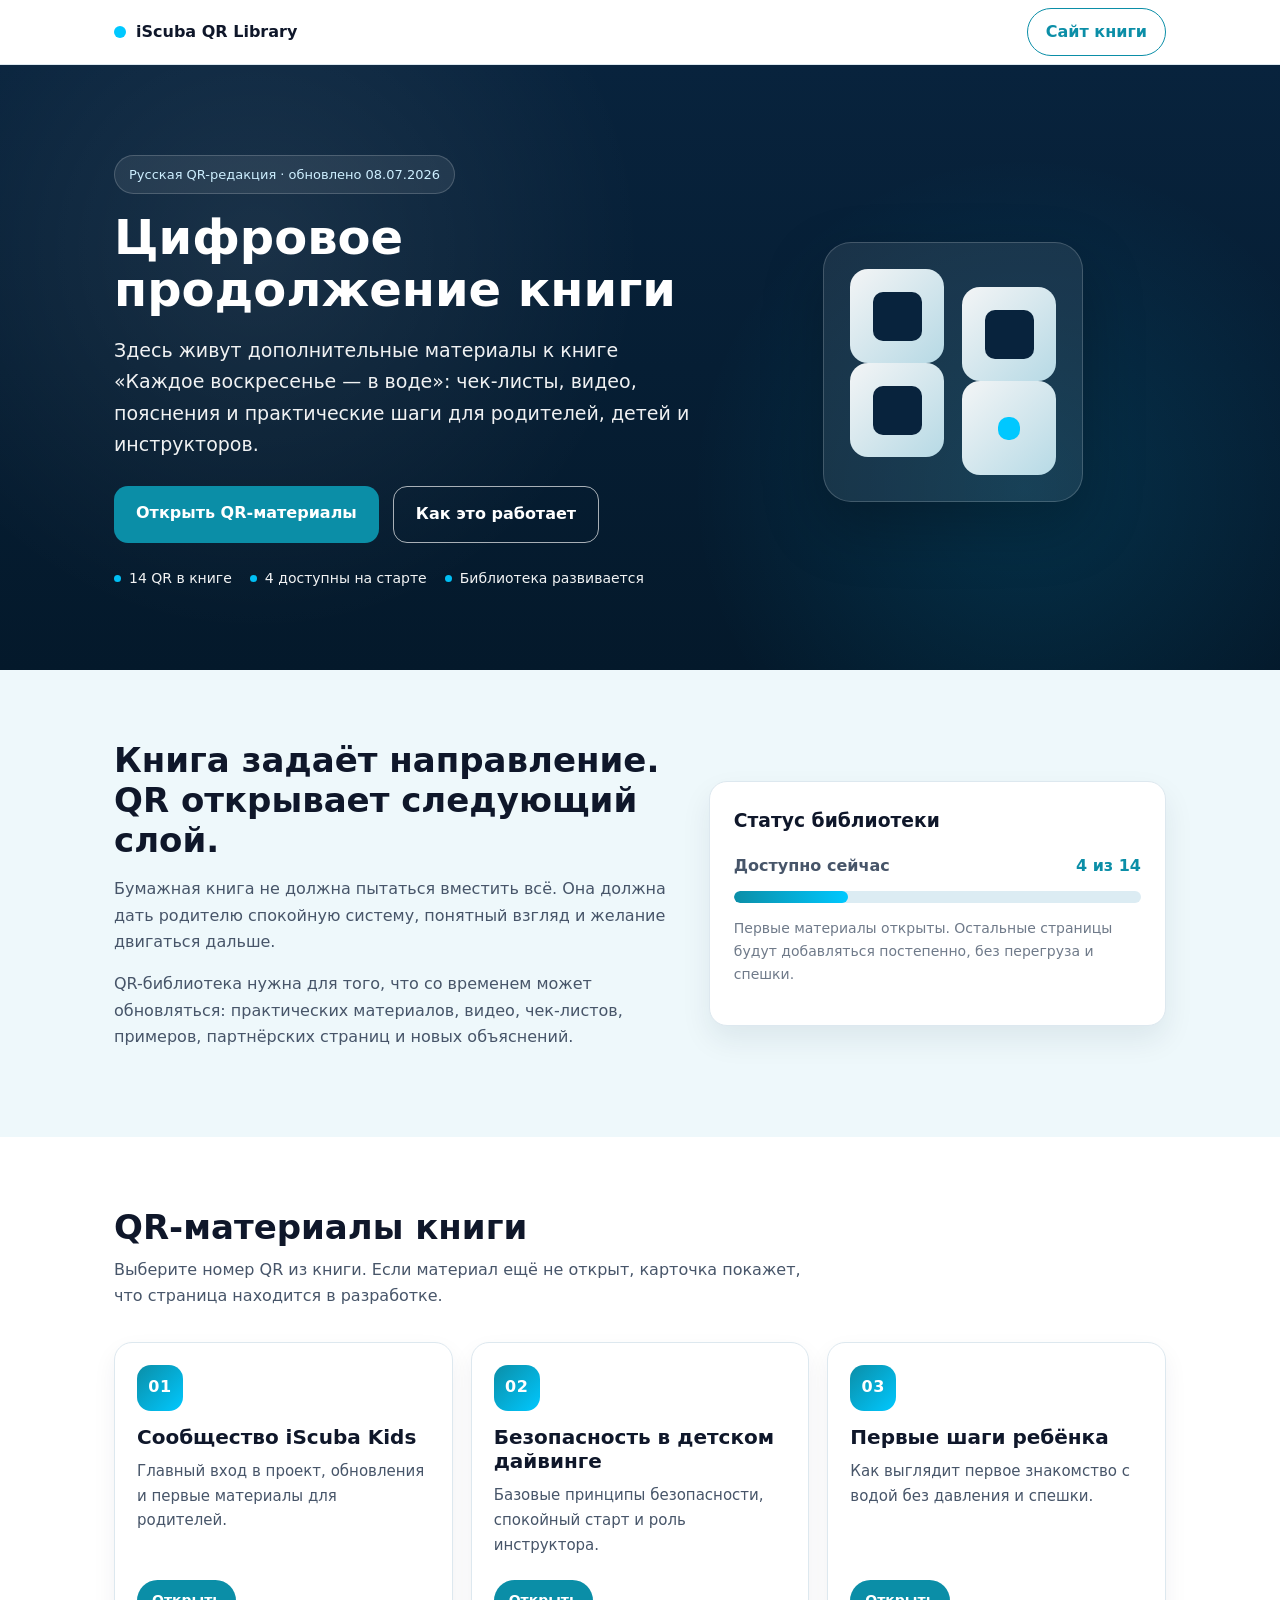
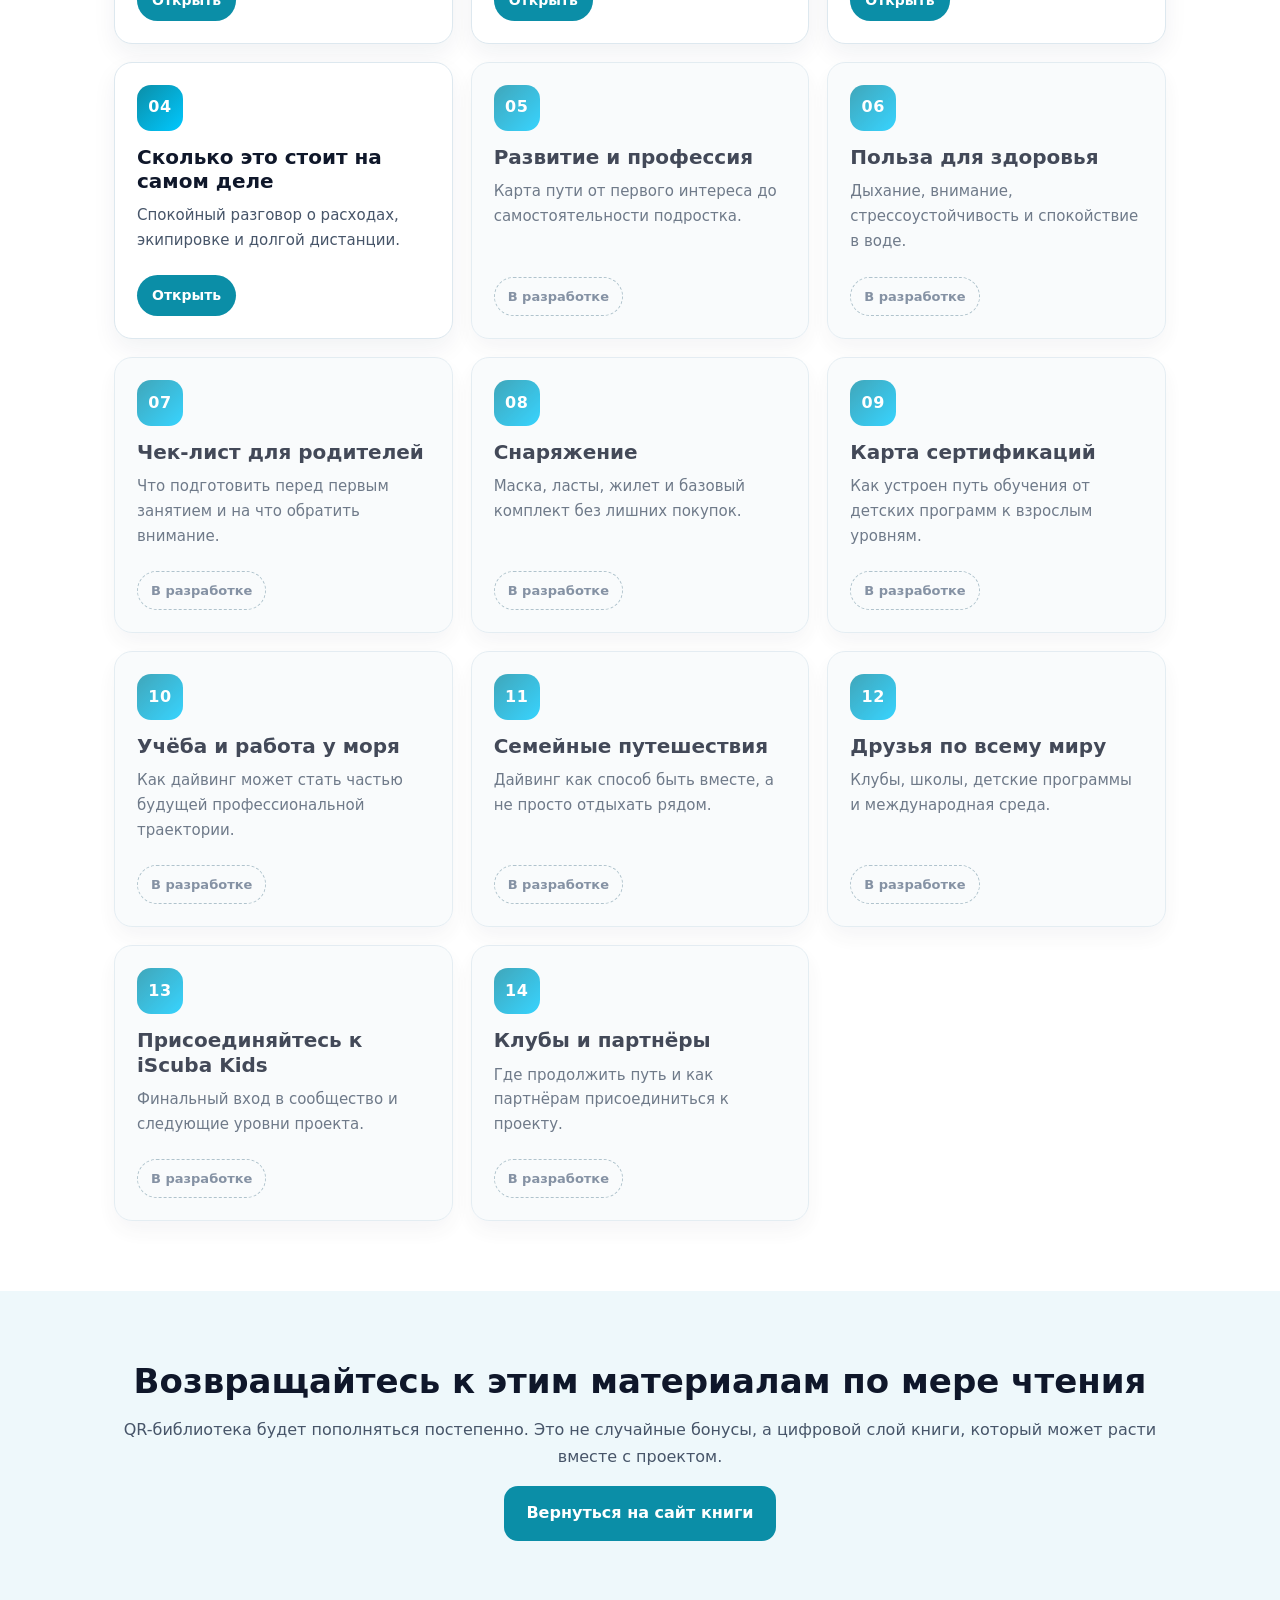
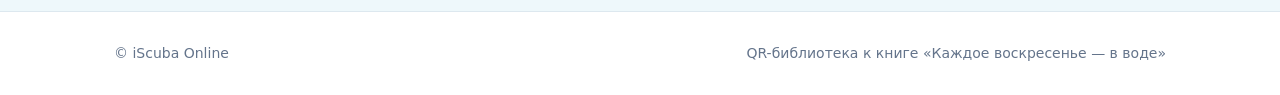
<file: index.html>
<!DOCTYPE html>
<html lang="ru">
<head>
  <meta charset="UTF-8" />
  <meta name="viewport" content="width=device-width, initial-scale=1.0" />

  <title>QR-библиотека iScuba | Каждое воскресенье — в воде</title>
  <meta name="description" content="QR-библиотека материалов к книге «Каждое воскресенье — в воде»: дополнительные материалы, чек-листы, видео и обновления проекта iScuba." />

  <link rel="stylesheet" href="css/main.css" />

  <script src="js/pixel.js"></script>
  <script src="js/analytics.js"></script>
</head>

<body>

<header class="header">
  <div class="container row">
    <a class="brand" href="/">
      <span class="dot"></span>
      <span>iScuba QR Library</span>
    </a>

    <nav class="topnav">
      <a href="https://book.iscuba.online/ru/" target="_blank" rel="noopener">
        Сайт книги
      </a>
    </nav>
  </div>
</header>

<main>

<section class="hero">
  <div class="container hero-grid">
    <div>
      <span class="badge">Русская QR-редакция · обновлено 08.07.2026</span>

      <h1>Цифровое продолжение книги</h1>

      <p class="lead">
        Здесь живут дополнительные материалы к книге «Каждое воскресенье — в воде»:
        чек-листы, видео, пояснения и практические шаги для родителей, детей и инструкторов.
      </p>

      <div class="cta-wrap">
        <a class="cta" href="#qr-list">Открыть QR-материалы</a>
        <a class="cta secondary" href="#about">Как это работает</a>
      </div>

      <div class="kpis">
        <span><i class="dot"></i> 14 QR в книге</span>
        <span><i class="dot"></i> 4 доступны на старте</span>
        <span><i class="dot"></i> Библиотека развивается</span>
      </div>
    </div>

    <div class="figure qr-figure">
      <div class="qr-symbol">
        <span></span><span></span><span></span><span></span>
      </div>
    </div>
  </div>
</section>

<section class="section muted" id="about">
  <div class="container twocol">
    <div>
      <h2>Книга задаёт направление. QR открывает следующий слой.</h2>

      <p>
        Бумажная книга не должна пытаться вместить всё. Она должна дать родителю
        спокойную систему, понятный взгляд и желание двигаться дальше.
      </p>

      <p>
        QR-библиотека нужна для того, что со временем может обновляться:
        практических материалов, видео, чек-листов, примеров, партнёрских страниц
        и новых объяснений.
      </p>
    </div>

    <div class="progress-card">
      <h3>Статус библиотеки</h3>

      <div class="progress-row">
        <span>Доступно сейчас</span>
        <strong>4 из 14</strong>
      </div>

      <div class="progress-bar">
        <span style="width:28%"></span>
      </div>

      <p class="note">
        Первые материалы открыты. Остальные страницы будут добавляться постепенно,
        без перегруза и спешки.
      </p>
    </div>
  </div>
</section>

<section class="section" id="qr-list">
  <div class="container">
    <div class="section-head">
      <h2>QR-материалы книги</h2>
      <p>
        Выберите номер QR из книги. Если материал ещё не открыт, карточка покажет,
        что страница находится в разработке.
      </p>
    </div>

    <div class="qr-grid">

      <article class="qr-card available">
        <div class="qr-num">01</div>
        <h3>Сообщество iScuba Kids</h3>
        <p>Главный вход в проект, обновления и первые материалы для родителей.</p>
        <a href="qr/01.html" class="card-link">Открыть</a>
      </article>

      <article class="qr-card available">
        <div class="qr-num">02</div>
        <h3>Безопасность в детском дайвинге</h3>
        <p>Базовые принципы безопасности, спокойный старт и роль инструктора.</p>
        <a href="qr/02.html" class="card-link">Открыть</a>
      </article>

      <article class="qr-card available">
        <div class="qr-num">03</div>
        <h3>Первые шаги ребёнка</h3>
        <p>Как выглядит первое знакомство с водой без давления и спешки.</p>
        <a href="qr/03.html" class="card-link">Открыть</a>
      </article>

      <article class="qr-card available">
        <div class="qr-num">04</div>
        <h3>Сколько это стоит на самом деле</h3>
        <p>Спокойный разговор о расходах, экипировке и долгой дистанции.</p>
        <a href="qr/04.html" class="card-link">Открыть</a>
      </article>

      <article class="qr-card pending">
        <div class="qr-num">05</div>
        <h3>Развитие и профессия</h3>
        <p>Карта пути от первого интереса до самостоятельности подростка.</p>
        <span class="status">В разработке</span>
      </article>

      <article class="qr-card pending">
        <div class="qr-num">06</div>
        <h3>Польза для здоровья</h3>
        <p>Дыхание, внимание, стрессоустойчивость и спокойствие в воде.</p>
        <span class="status">В разработке</span>
      </article>

      <article class="qr-card pending">
        <div class="qr-num">07</div>
        <h3>Чек-лист для родителей</h3>
        <p>Что подготовить перед первым занятием и на что обратить внимание.</p>
        <span class="status">В разработке</span>
      </article>

      <article class="qr-card pending">
        <div class="qr-num">08</div>
        <h3>Снаряжение</h3>
        <p>Маска, ласты, жилет и базовый комплект без лишних покупок.</p>
        <span class="status">В разработке</span>
      </article>

      <article class="qr-card pending">
        <div class="qr-num">09</div>
        <h3>Карта сертификаций</h3>
        <p>Как устроен путь обучения от детских программ к взрослым уровням.</p>
        <span class="status">В разработке</span>
      </article>

      <article class="qr-card pending">
        <div class="qr-num">10</div>
        <h3>Учёба и работа у моря</h3>
        <p>Как дайвинг может стать частью будущей профессиональной траектории.</p>
        <span class="status">В разработке</span>
      </article>

      <article class="qr-card pending">
        <div class="qr-num">11</div>
        <h3>Семейные путешествия</h3>
        <p>Дайвинг как способ быть вместе, а не просто отдыхать рядом.</p>
        <span class="status">В разработке</span>
      </article>

      <article class="qr-card pending">
        <div class="qr-num">12</div>
        <h3>Друзья по всему миру</h3>
        <p>Клубы, школы, детские программы и международная среда.</p>
        <span class="status">В разработке</span>
      </article>

      <article class="qr-card pending">
        <div class="qr-num">13</div>
        <h3>Присоединяйтесь к iScuba Kids</h3>
        <p>Финальный вход в сообщество и следующие уровни проекта.</p>
        <span class="status">В разработке</span>
      </article>

      <article class="qr-card pending">
        <div class="qr-num">14</div>
        <h3>Клубы и партнёры</h3>
        <p>Где продолжить путь и как партнёрам присоединиться к проекту.</p>
        <span class="status">В разработке</span>
      </article>

    </div>
  </div>
</section>

<section class="section muted">
  <div class="container center">
    <h2>Возвращайтесь к этим материалам по мере чтения</h2>
    <p>
      QR-библиотека будет пополняться постепенно. Это не случайные бонусы,
      а цифровой слой книги, который может расти вместе с проектом.
    </p>
    <a class="cta" href="https://book.iscuba.online/ru/" target="_blank" rel="noopener">
      Вернуться на сайт книги
    </a>
  </div>
</section>

</main>

<footer class="footer">
  <div class="container row">
    <div>© iScuba Online</div>
    <div>QR-библиотека к книге «Каждое воскресенье — в воде»</div>
  </div>
</footer>

<noscript>
  <img height="1" width="1" style="display:none"
       src="https://www.facebook.com/tr?id=3153750001397422&ev=PageView&noscript=1" />
</noscript>

<script>
  trackQR("home");
</script>

</body>
</html>
</file>
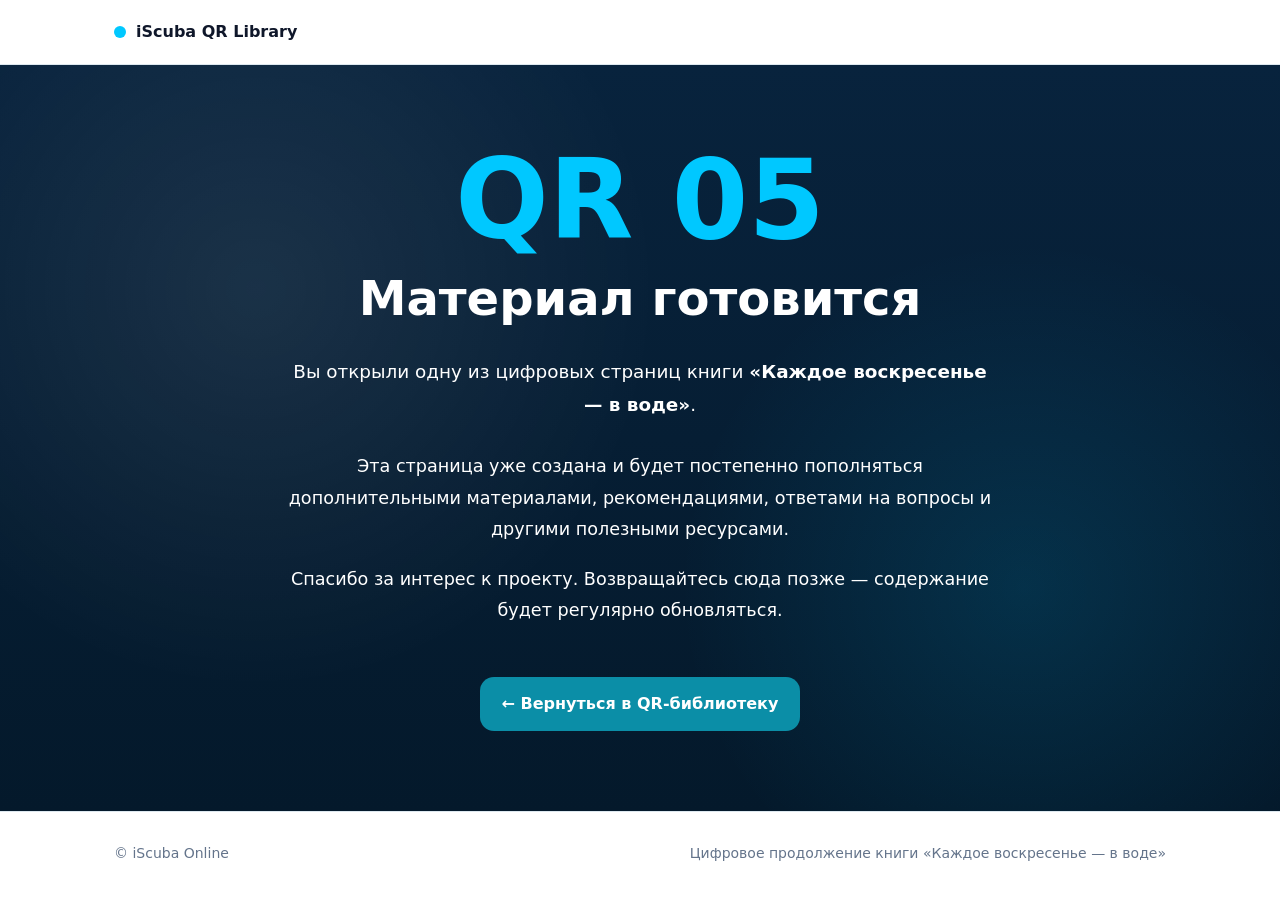
<file: qr/checklist.html>
<!DOCTYPE html>
<html lang="ru">
<head>
    <meta charset="UTF-8">
    <meta name="viewport" content="width=device-width, initial-scale=1.0">

    <title>iScuba QR Library</title>
    <meta name="description" content="Цифровое продолжение книги «Каждое воскресенье — в воде».">

    <link rel="stylesheet" href="../css/main.css">

    <script src="../js/pixel.js"></script>
    <script src="../js/analytics.js"></script>
</head>

<body>

<header class="header">
    <div class="container row">
        <a class="brand" href="../index.html">
            <span class="dot"></span>
            <span>iScuba QR Library</span>
        </a>
    </div>
</header>

<main>

<section class="hero" style="padding:80px 20px;text-align:center;">

    <div class="container" style="max-width:760px;">
        <h1 style="
    font-size:110px;
    font-weight:900;
    margin:0 0 10px;
    color:#00c8ff;
    line-height:1;
">
QR 05
</h1>

        <h1>Материал готовится</h1>

        <p style="font-size:1.15rem;line-height:1.8;margin:30px 0;">

            Вы открыли одну из цифровых страниц книги
            <strong>«Каждое воскресенье — в воде»</strong>.

        </p>

        <p style="font-size:1.1rem;line-height:1.8;">

            Эта страница уже создана и будет постепенно пополняться
            дополнительными материалами, рекомендациями,
            ответами на вопросы и другими полезными ресурсами.

        </p>

        <p style="font-size:1.1rem;line-height:1.8;">

            Спасибо за интерес к проекту.
            Возвращайтесь сюда позже — содержание будет регулярно обновляться.

        </p>

        <div style="margin-top:50px;">

            <a href="../index.html" class="cta">
                ← Вернуться в QR-библиотеку
            </a>

        </div>

    </div>

</section>

</main>

<footer class="footer">

    <div class="container row">

        <div>
            © iScuba Online
        </div>

        <div>
            Цифровое продолжение книги
            «Каждое воскресенье — в воде»
        </div>

    </div>

</footer>

<script>
trackQR(window.location.pathname);
</script>

</body>
</html>
</file>
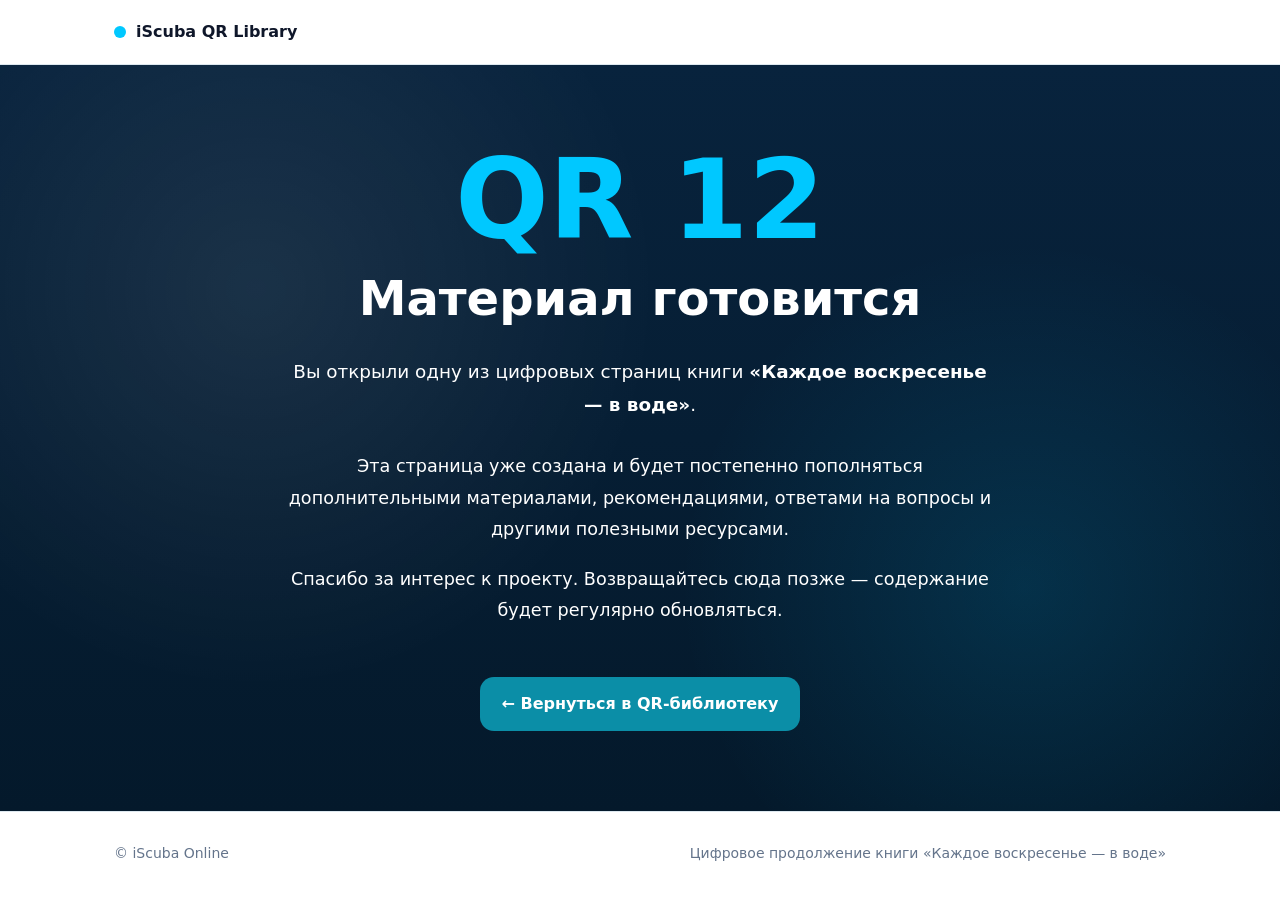
<file: qr/clubs.html>
<!DOCTYPE html>
<html lang="ru">
<head>
    <meta charset="UTF-8">
    <meta name="viewport" content="width=device-width, initial-scale=1.0">

    <title>iScuba QR Library</title>
    <meta name="description" content="Цифровое продолжение книги «Каждое воскресенье — в воде».">

    <link rel="stylesheet" href="../css/main.css">

    <script src="../js/pixel.js"></script>
    <script src="../js/analytics.js"></script>
</head>

<body>

<header class="header">
    <div class="container row">
        <a class="brand" href="../index.html">
            <span class="dot"></span>
            <span>iScuba QR Library</span>
        </a>
    </div>
</header>

<main>

<section class="hero" style="padding:80px 20px;text-align:center;">

    <div class="container" style="max-width:760px;">
        <h1 style="
    font-size:110px;
    font-weight:900;
    margin:0 0 10px;
    color:#00c8ff;
    line-height:1;
">
QR 12
</h1>

        <h1>Материал готовится</h1>

        <p style="font-size:1.15rem;line-height:1.8;margin:30px 0;">

            Вы открыли одну из цифровых страниц книги
            <strong>«Каждое воскресенье — в воде»</strong>.

        </p>

        <p style="font-size:1.1rem;line-height:1.8;">

            Эта страница уже создана и будет постепенно пополняться
            дополнительными материалами, рекомендациями,
            ответами на вопросы и другими полезными ресурсами.

        </p>

        <p style="font-size:1.1rem;line-height:1.8;">

            Спасибо за интерес к проекту.
            Возвращайтесь сюда позже — содержание будет регулярно обновляться.

        </p>

        <div style="margin-top:50px;">

            <a href="../index.html" class="cta">
                ← Вернуться в QR-библиотеку
            </a>

        </div>

    </div>

</section>

</main>

<footer class="footer">

    <div class="container row">

        <div>
            © iScuba Online
        </div>

        <div>
            Цифровое продолжение книги
            «Каждое воскресенье — в воде»
        </div>

    </div>

</footer>

<script>
trackQR(window.location.pathname);
</script>

</body>
</html>
</file>
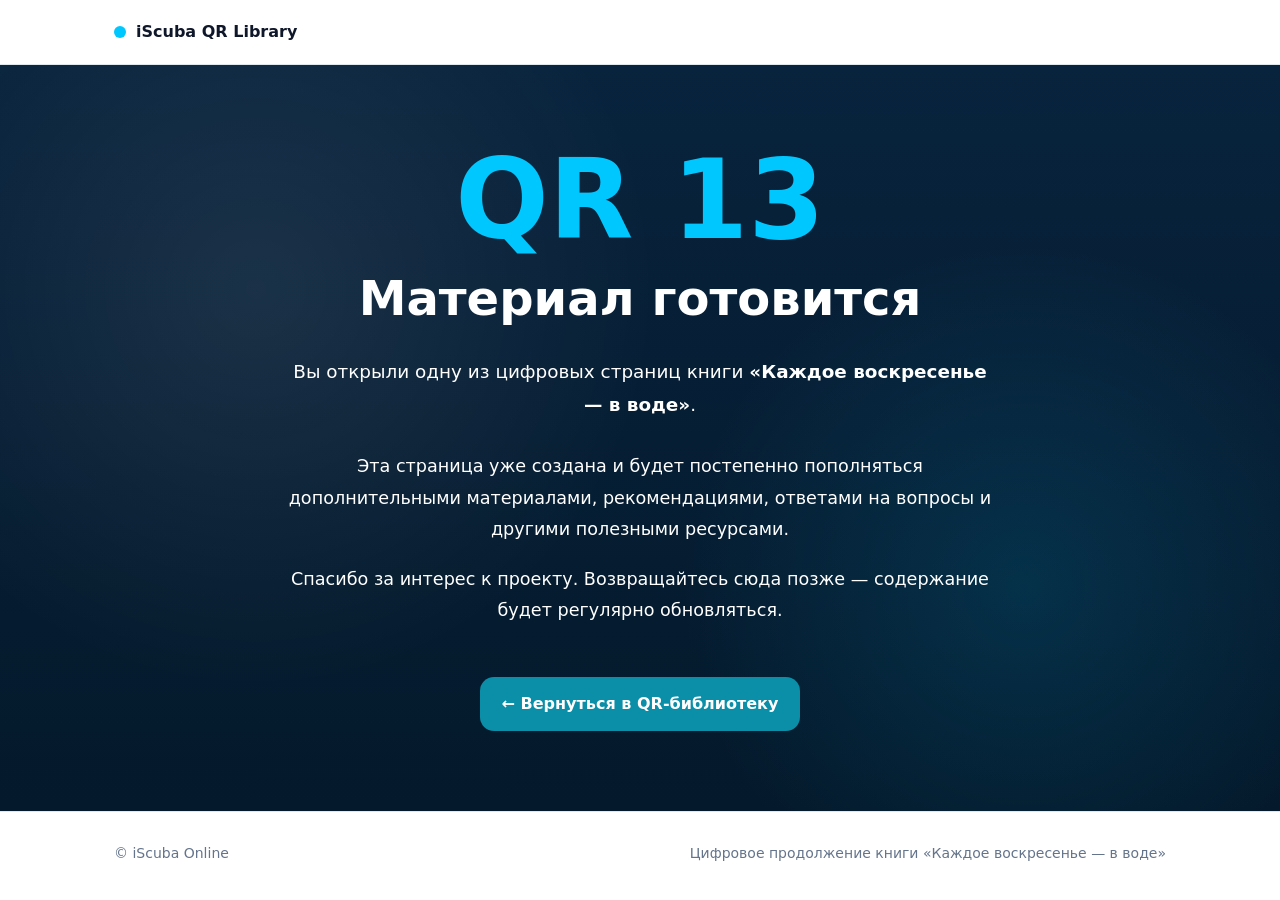
<file: qr/community.html>
<!DOCTYPE html>
<html lang="ru">
<head>
    <meta charset="UTF-8">
    <meta name="viewport" content="width=device-width, initial-scale=1.0">

    <title>iScuba QR Library</title>
    <meta name="description" content="Цифровое продолжение книги «Каждое воскресенье — в воде».">

    <link rel="stylesheet" href="../css/main.css">

    <script src="../js/pixel.js"></script>
    <script src="../js/analytics.js"></script>
</head>

<body>

<header class="header">
    <div class="container row">
        <a class="brand" href="../index.html">
            <span class="dot"></span>
            <span>iScuba QR Library</span>
        </a>
    </div>
</header>

<main>

<section class="hero" style="padding:80px 20px;text-align:center;">

    <div class="container" style="max-width:760px;">
        <h1 style="
    font-size:110px;
    font-weight:900;
    margin:0 0 10px;
    color:#00c8ff;
    line-height:1;
">
QR 13
</h1>

        <h1>Материал готовится</h1>

        <p style="font-size:1.15rem;line-height:1.8;margin:30px 0;">

            Вы открыли одну из цифровых страниц книги
            <strong>«Каждое воскресенье — в воде»</strong>.

        </p>

        <p style="font-size:1.1rem;line-height:1.8;">

            Эта страница уже создана и будет постепенно пополняться
            дополнительными материалами, рекомендациями,
            ответами на вопросы и другими полезными ресурсами.

        </p>

        <p style="font-size:1.1rem;line-height:1.8;">

            Спасибо за интерес к проекту.
            Возвращайтесь сюда позже — содержание будет регулярно обновляться.

        </p>

        <div style="margin-top:50px;">

            <a href="../index.html" class="cta">
                ← Вернуться в QR-библиотеку
            </a>

        </div>

    </div>

</section>

</main>

<footer class="footer">

    <div class="container row">

        <div>
            © iScuba Online
        </div>

        <div>
            Цифровое продолжение книги
            «Каждое воскресенье — в воде»
        </div>

    </div>

</footer>

<script>
trackQR(window.location.pathname);
</script>

</body>
</html>
</file>
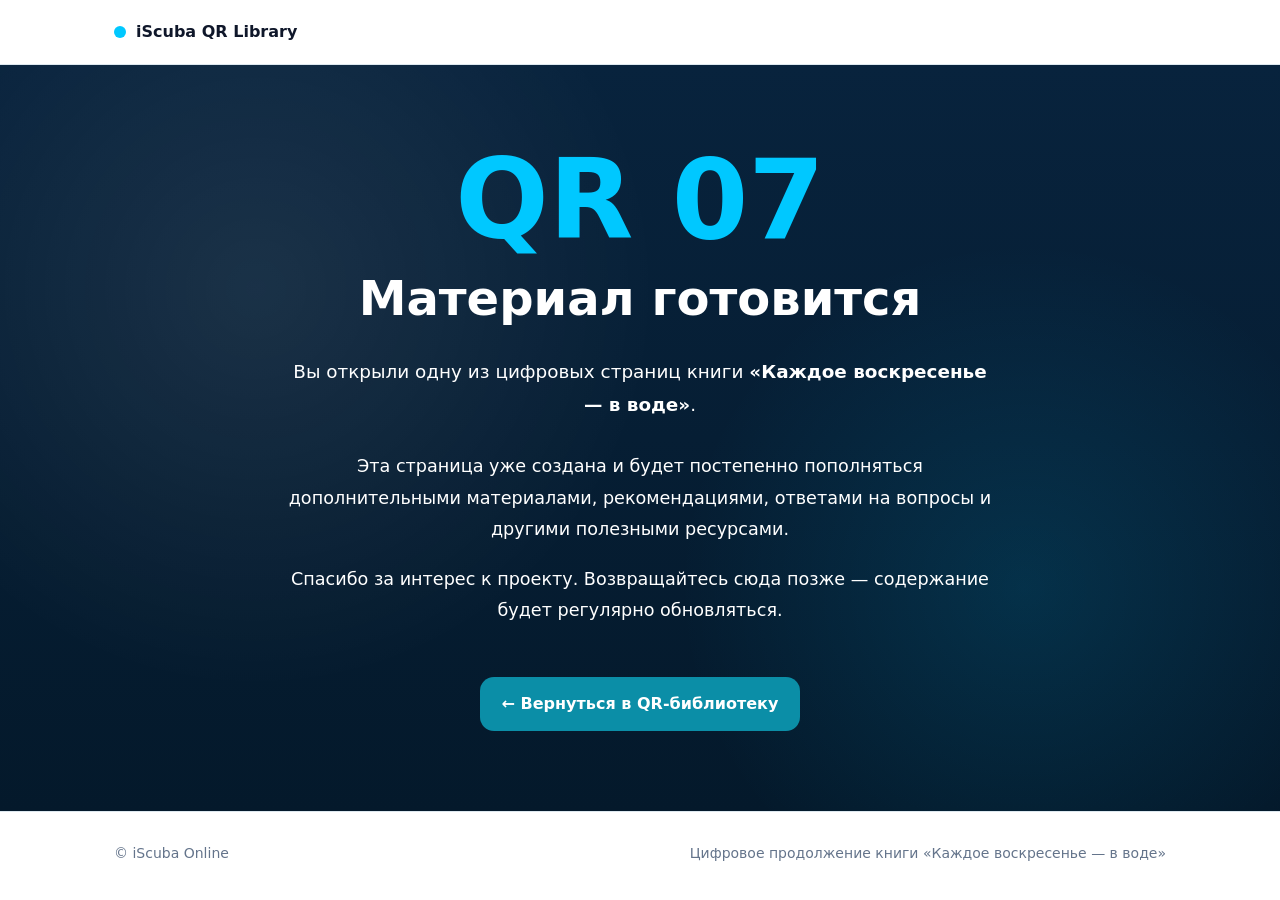
<file: qr/cost.html>
<!DOCTYPE html>
<html lang="ru">
<head>
    <meta charset="UTF-8">
    <meta name="viewport" content="width=device-width, initial-scale=1.0">

    <title>iScuba QR Library</title>
    <meta name="description" content="Цифровое продолжение книги «Каждое воскресенье — в воде».">

    <link rel="stylesheet" href="../css/main.css">

    <script src="../js/pixel.js"></script>
    <script src="../js/analytics.js"></script>
</head>

<body>

<header class="header">
    <div class="container row">
        <a class="brand" href="../index.html">
            <span class="dot"></span>
            <span>iScuba QR Library</span>
        </a>
    </div>
</header>

<main>

<section class="hero" style="padding:80px 20px;text-align:center;">

    <div class="container" style="max-width:760px;">
        <h1 style="
    font-size:110px;
    font-weight:900;
    margin:0 0 10px;
    color:#00c8ff;
    line-height:1;
">
QR 07
</h1>

        <h1>Материал готовится</h1>

        <p style="font-size:1.15rem;line-height:1.8;margin:30px 0;">

            Вы открыли одну из цифровых страниц книги
            <strong>«Каждое воскресенье — в воде»</strong>.

        </p>

        <p style="font-size:1.1rem;line-height:1.8;">

            Эта страница уже создана и будет постепенно пополняться
            дополнительными материалами, рекомендациями,
            ответами на вопросы и другими полезными ресурсами.

        </p>

        <p style="font-size:1.1rem;line-height:1.8;">

            Спасибо за интерес к проекту.
            Возвращайтесь сюда позже — содержание будет регулярно обновляться.

        </p>

        <div style="margin-top:50px;">

            <a href="../index.html" class="cta">
                ← Вернуться в QR-библиотеку
            </a>

        </div>

    </div>

</section>

</main>

<footer class="footer">

    <div class="container row">

        <div>
            © iScuba Online
        </div>

        <div>
            Цифровое продолжение книги
            «Каждое воскресенье — в воде»
        </div>

    </div>

</footer>

<script>
trackQR(window.location.pathname);
</script>

</body>
</html>
</file>
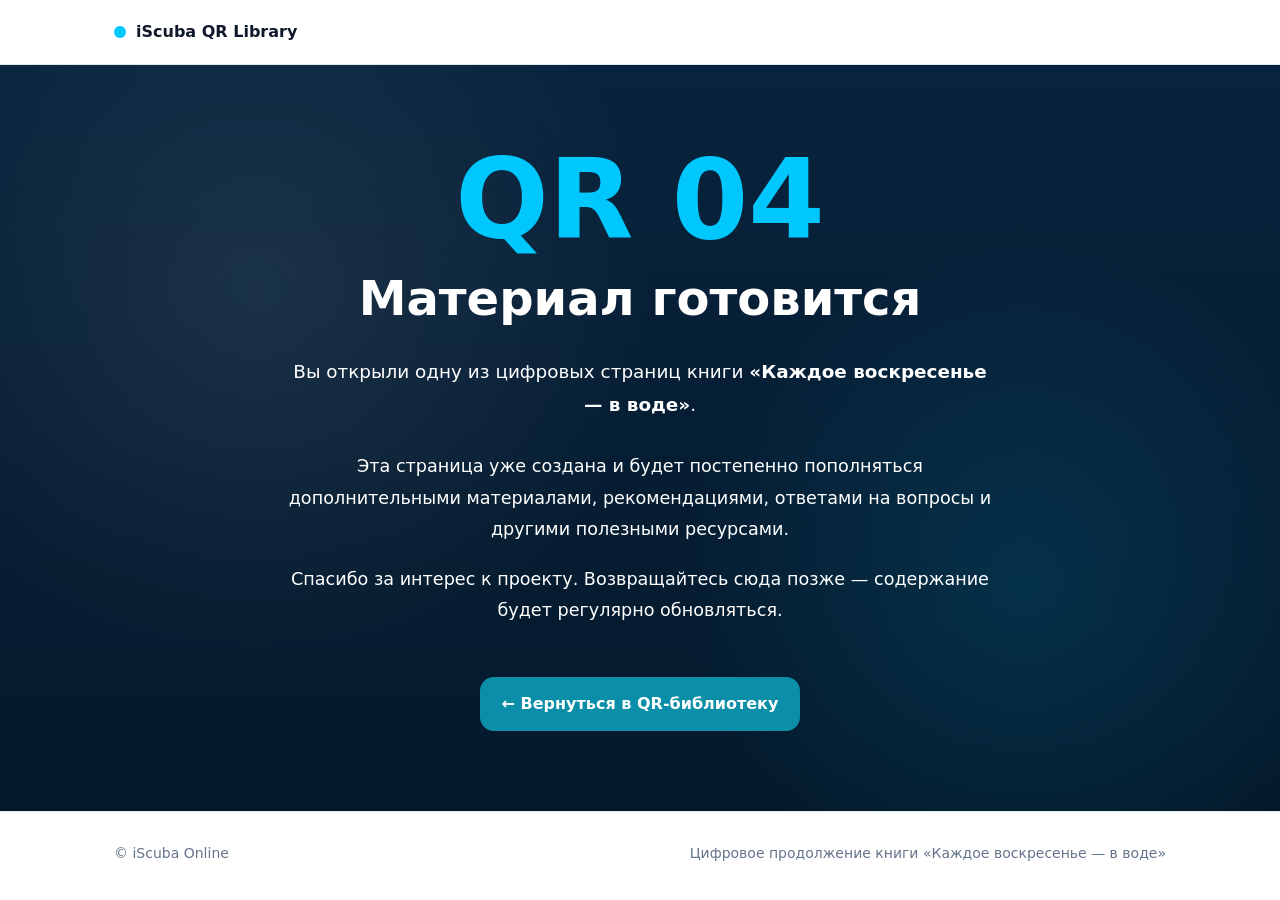
<file: qr/first-steps.html>
<!DOCTYPE html>
<html lang="ru">
<head>
    <meta charset="UTF-8">
    <meta name="viewport" content="width=device-width, initial-scale=1.0">

    <title>iScuba QR Library</title>
    <meta name="description" content="Цифровое продолжение книги «Каждое воскресенье — в воде».">

    <link rel="stylesheet" href="../css/main.css">

    <script src="../js/pixel.js"></script>
    <script src="../js/analytics.js"></script>
</head>

<body>

<header class="header">
    <div class="container row">
        <a class="brand" href="../index.html">
            <span class="dot"></span>
            <span>iScuba QR Library</span>
        </a>
    </div>
</header>

<main>

<section class="hero" style="padding:80px 20px;text-align:center;">

    <div class="container" style="max-width:760px;">

        <h1 style="
    font-size:110px;
    font-weight:900;
    margin:0 0 10px;
    color:#00c8ff;
    line-height:1;
">
QR 04
</h1>

        <h1>Материал готовится</h1>

        <p style="font-size:1.15rem;line-height:1.8;margin:30px 0;">

            Вы открыли одну из цифровых страниц книги
            <strong>«Каждое воскресенье — в воде»</strong>.

        </p>

        <p style="font-size:1.1rem;line-height:1.8;">

            Эта страница уже создана и будет постепенно пополняться
            дополнительными материалами, рекомендациями,
            ответами на вопросы и другими полезными ресурсами.

        </p>

        <p style="font-size:1.1rem;line-height:1.8;">

            Спасибо за интерес к проекту.
            Возвращайтесь сюда позже — содержание будет регулярно обновляться.

        </p>

        <div style="margin-top:50px;">

            <a href="../index.html" class="cta">
                ← Вернуться в QR-библиотеку
            </a>

        </div>

    </div>

</section>

</main>

<footer class="footer">

    <div class="container row">

        <div>
            © iScuba Online
        </div>

        <div>
            Цифровое продолжение книги
            «Каждое воскресенье — в воде»
        </div>

    </div>

</footer>

<script>
trackQR(window.location.pathname);
</script>

</body>
</html>
</file>
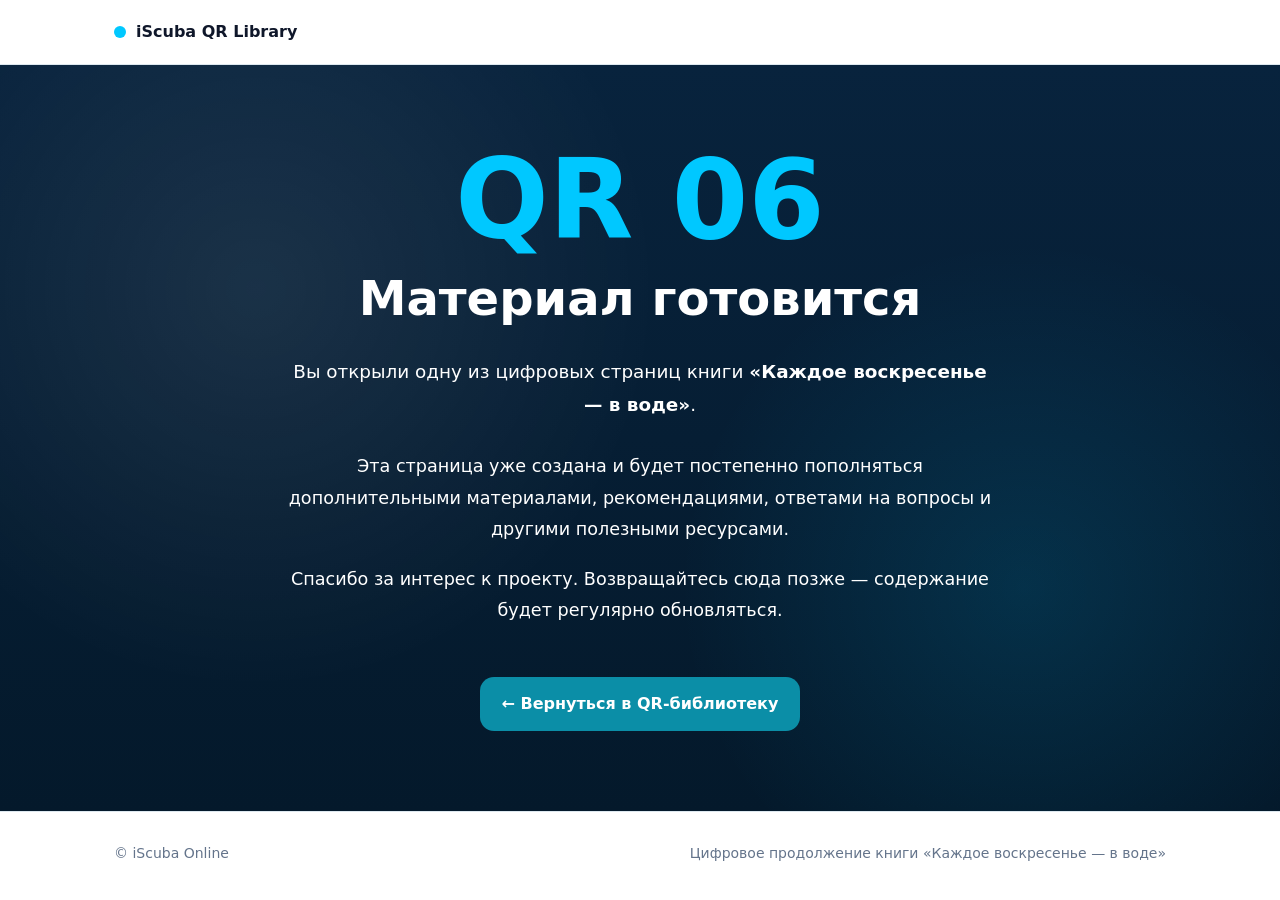
<file: qr/gear.html>
<!DOCTYPE html>
<html lang="ru">
<head>
    <meta charset="UTF-8">
    <meta name="viewport" content="width=device-width, initial-scale=1.0">

    <title>iScuba QR Library</title>
    <meta name="description" content="Цифровое продолжение книги «Каждое воскресенье — в воде».">

    <link rel="stylesheet" href="../css/main.css">

    <script src="../js/pixel.js"></script>
    <script src="../js/analytics.js"></script>
</head>

<body>

<header class="header">
    <div class="container row">
        <a class="brand" href="../index.html">
            <span class="dot"></span>
            <span>iScuba QR Library</span>
        </a>
    </div>
</header>

<main>

<section class="hero" style="padding:80px 20px;text-align:center;">

    <div class="container" style="max-width:760px;">
        <h1 style="
    font-size:110px;
    font-weight:900;
    margin:0 0 10px;
    color:#00c8ff;
    line-height:1;
">
QR 06
</h1>

        <h1>Материал готовится</h1>

        <p style="font-size:1.15rem;line-height:1.8;margin:30px 0;">

            Вы открыли одну из цифровых страниц книги
            <strong>«Каждое воскресенье — в воде»</strong>.

        </p>

        <p style="font-size:1.1rem;line-height:1.8;">

            Эта страница уже создана и будет постепенно пополняться
            дополнительными материалами, рекомендациями,
            ответами на вопросы и другими полезными ресурсами.

        </p>

        <p style="font-size:1.1rem;line-height:1.8;">

            Спасибо за интерес к проекту.
            Возвращайтесь сюда позже — содержание будет регулярно обновляться.

        </p>

        <div style="margin-top:50px;">

            <a href="../index.html" class="cta">
                ← Вернуться в QR-библиотеку
            </a>

        </div>

    </div>

</section>

</main>

<footer class="footer">

    <div class="container row">

        <div>
            © iScuba Online
        </div>

        <div>
            Цифровое продолжение книги
            «Каждое воскресенье — в воде»
        </div>

    </div>

</footer>

<script>
trackQR(window.location.pathname);
</script>

</body>
</html>
</file>
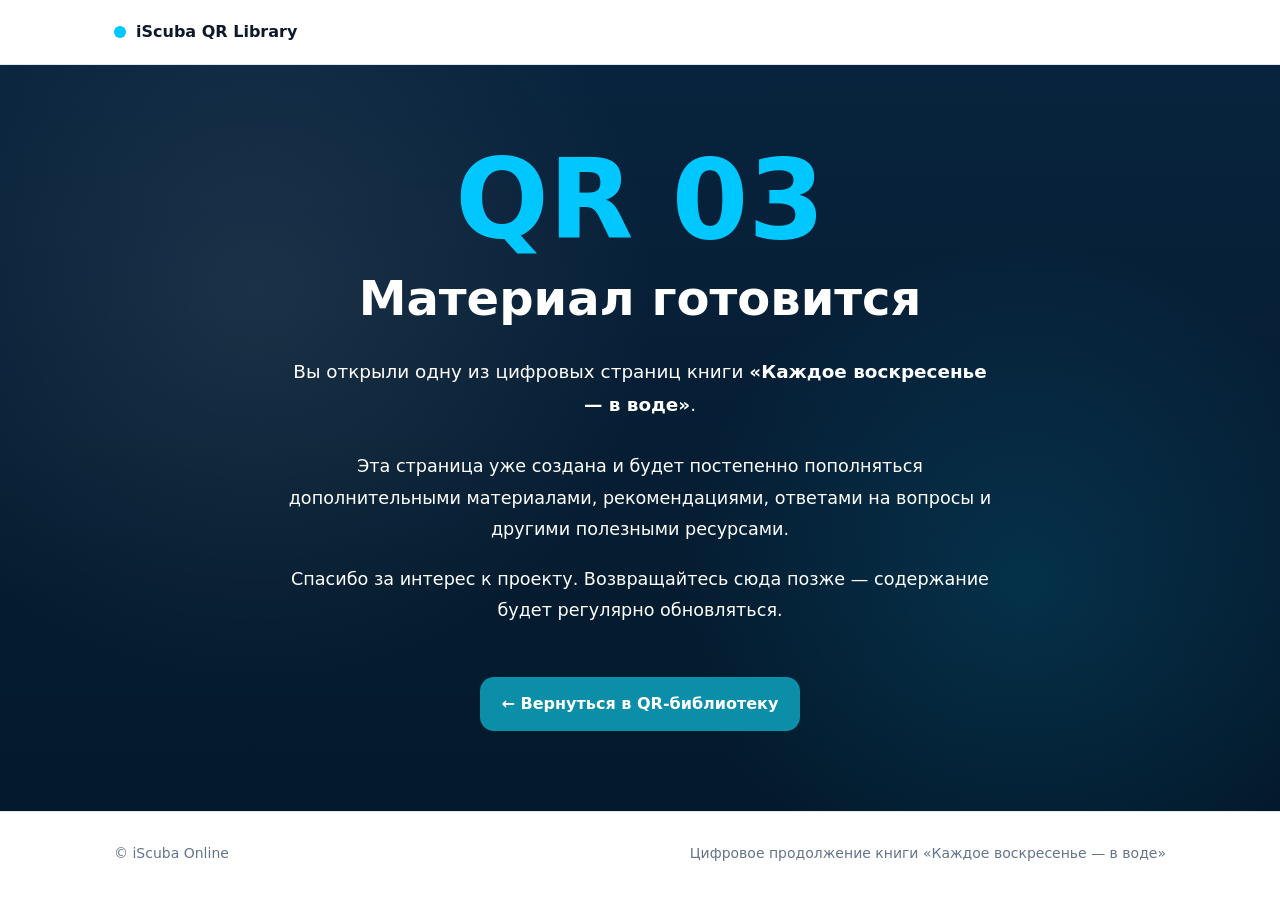
<file: qr/health.html>
<!DOCTYPE html>
<html lang="ru">
<head>
    <meta charset="UTF-8">
    <meta name="viewport" content="width=device-width, initial-scale=1.0">

    <title>iScuba QR Library</title>
    <meta name="description" content="Цифровое продолжение книги «Каждое воскресенье — в воде».">

    <link rel="stylesheet" href="../css/main.css">

    <script src="../js/pixel.js"></script>
    <script src="../js/analytics.js"></script>
</head>

<body>

<header class="header">
    <div class="container row">
        <a class="brand" href="../index.html">
            <span class="dot"></span>
            <span>iScuba QR Library</span>
        </a>
    </div>
</header>

<main>

<section class="hero" style="padding:80px 20px;text-align:center;">

    <div class="container" style="max-width:760px;">

        <h1 style="
    font-size:110px;
    font-weight:900;
    margin:0 0 10px;
    color:#00c8ff;
    line-height:1;
">
QR 03
</h1>

        <h1>Материал готовится</h1>

        <p style="font-size:1.15rem;line-height:1.8;margin:30px 0;">

            Вы открыли одну из цифровых страниц книги
            <strong>«Каждое воскресенье — в воде»</strong>.

        </p>

        <p style="font-size:1.1rem;line-height:1.8;">

            Эта страница уже создана и будет постепенно пополняться
            дополнительными материалами, рекомендациями,
            ответами на вопросы и другими полезными ресурсами.

        </p>

        <p style="font-size:1.1rem;line-height:1.8;">

            Спасибо за интерес к проекту.
            Возвращайтесь сюда позже — содержание будет регулярно обновляться.

        </p>

        <div style="margin-top:50px;">

            <a href="../index.html" class="cta">
                ← Вернуться в QR-библиотеку
            </a>

        </div>

    </div>

</section>

</main>

<footer class="footer">

    <div class="container row">

        <div>
            © iScuba Online
        </div>

        <div>
            Цифровое продолжение книги
            «Каждое воскресенье — в воде»
        </div>

    </div>

</footer>

<script>
trackQR(window.location.pathname);
</script>

</body>
</html>
</file>
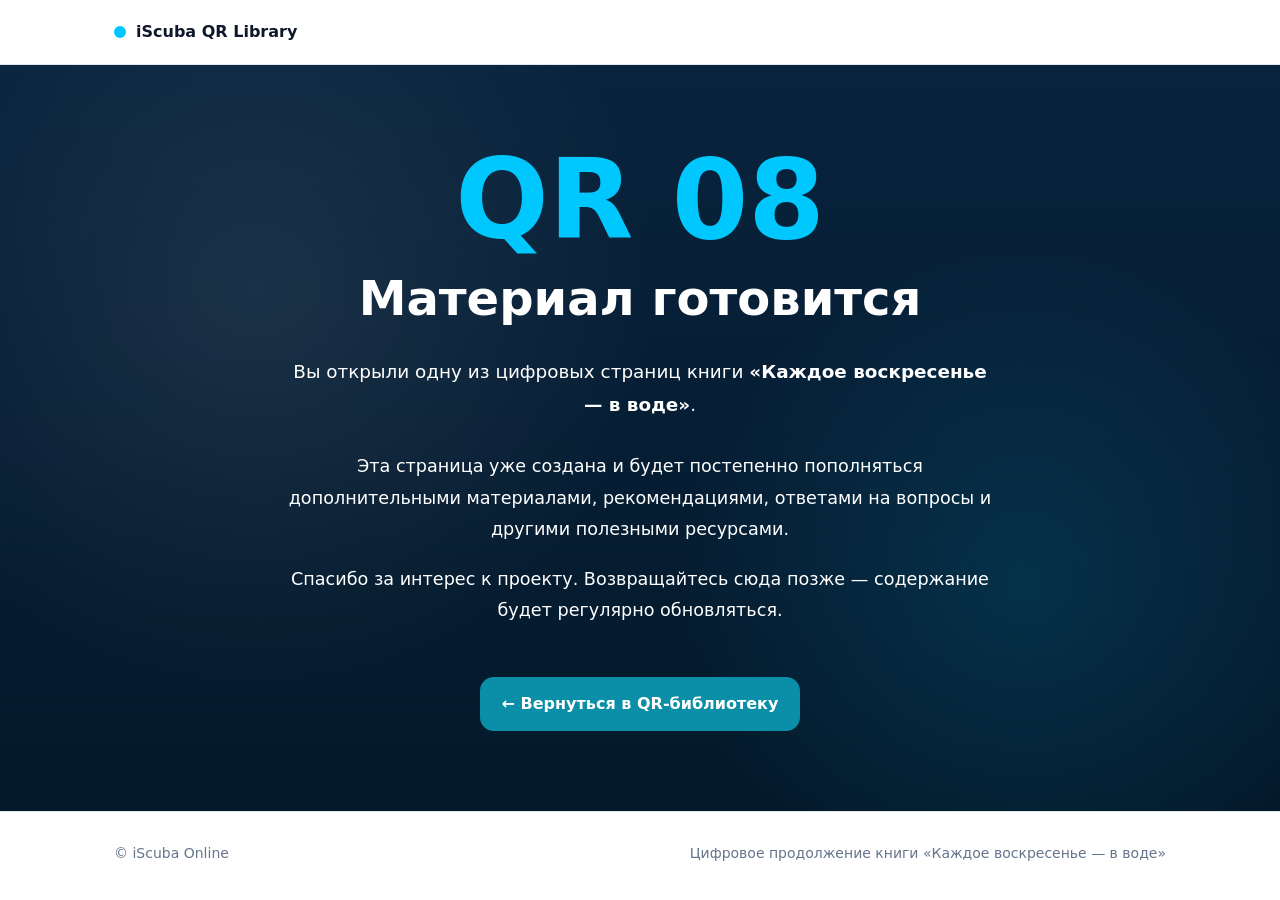
<file: qr/journey.html>
<!DOCTYPE html>
<html lang="ru">
<head>
    <meta charset="UTF-8">
    <meta name="viewport" content="width=device-width, initial-scale=1.0">

    <title>iScuba QR Library</title>
    <meta name="description" content="Цифровое продолжение книги «Каждое воскресенье — в воде».">

    <link rel="stylesheet" href="../css/main.css">

    <script src="../js/pixel.js"></script>
    <script src="../js/analytics.js"></script>
</head>

<body>

<header class="header">
    <div class="container row">
        <a class="brand" href="../index.html">
            <span class="dot"></span>
            <span>iScuba QR Library</span>
        </a>
    </div>
</header>

<main>

<section class="hero" style="padding:80px 20px;text-align:center;">

    <div class="container" style="max-width:760px;">
        <h1 style="
    font-size:110px;
    font-weight:900;
    margin:0 0 10px;
    color:#00c8ff;
    line-height:1;
">
QR 08
</h1>

        <h1>Материал готовится</h1>

        <p style="font-size:1.15rem;line-height:1.8;margin:30px 0;">

            Вы открыли одну из цифровых страниц книги
            <strong>«Каждое воскресенье — в воде»</strong>.

        </p>

        <p style="font-size:1.1rem;line-height:1.8;">

            Эта страница уже создана и будет постепенно пополняться
            дополнительными материалами, рекомендациями,
            ответами на вопросы и другими полезными ресурсами.

        </p>

        <p style="font-size:1.1rem;line-height:1.8;">

            Спасибо за интерес к проекту.
            Возвращайтесь сюда позже — содержание будет регулярно обновляться.

        </p>

        <div style="margin-top:50px;">

            <a href="../index.html" class="cta">
                ← Вернуться в QR-библиотеку
            </a>

        </div>

    </div>

</section>

</main>

<footer class="footer">

    <div class="container row">

        <div>
            © iScuba Online
        </div>

        <div>
            Цифровое продолжение книги
            «Каждое воскресенье — в воде»
        </div>

    </div>

</footer>

<script>
trackQR(window.location.pathname);
</script>

</body>
</html>
</file>
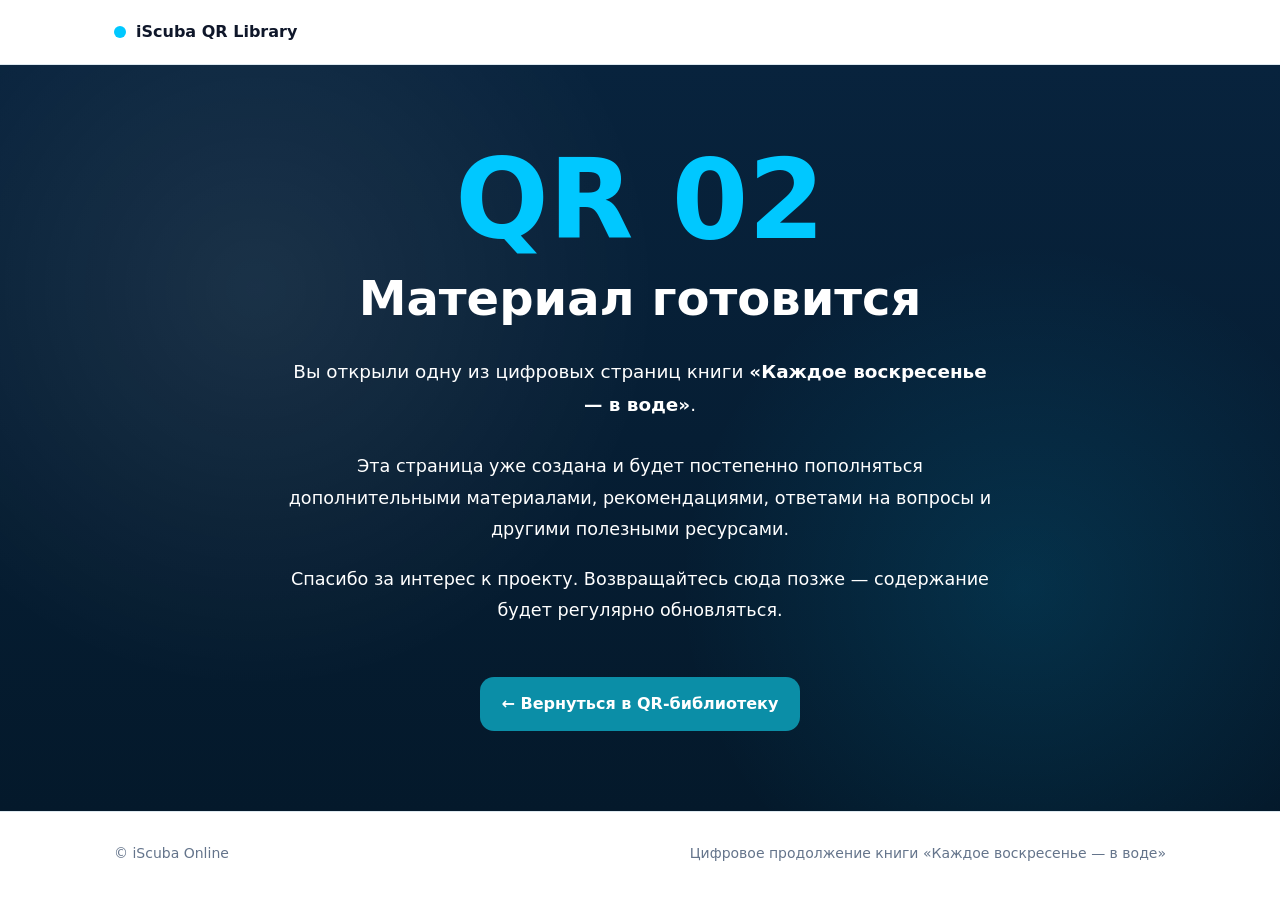
<file: qr/safety.html>
<!DOCTYPE html>
<html lang="ru">
<head>
    <meta charset="UTF-8">
    <meta name="viewport" content="width=device-width, initial-scale=1.0">

    <title>iScuba QR Library</title>
    <meta name="description" content="Цифровое продолжение книги «Каждое воскресенье — в воде».">

    <link rel="stylesheet" href="../css/main.css">

    <script src="../js/pixel.js"></script>
    <script src="../js/analytics.js"></script>
</head>

<body>

<header class="header">
    <div class="container row">
        <a class="brand" href="../index.html">
            <span class="dot"></span>
            <span>iScuba QR Library</span>
        </a>
    </div>
</header>

<main>

<section class="hero" style="padding:80px 20px;text-align:center;">

    <div class="container" style="max-width:760px;">

        <h1 style="
    font-size:110px;
    font-weight:900;
    margin:0 0 10px;
    color:#00c8ff;
    line-height:1;
">
QR 02
</h1>

        <h1>Материал готовится</h1>

        <p style="font-size:1.15rem;line-height:1.8;margin:30px 0;">

            Вы открыли одну из цифровых страниц книги
            <strong>«Каждое воскресенье — в воде»</strong>.

        </p>

        <p style="font-size:1.1rem;line-height:1.8;">

            Эта страница уже создана и будет постепенно пополняться
            дополнительными материалами, рекомендациями,
            ответами на вопросы и другими полезными ресурсами.

        </p>

        <p style="font-size:1.1rem;line-height:1.8;">

            Спасибо за интерес к проекту.
            Возвращайтесь сюда позже — содержание будет регулярно обновляться.

        </p>

        <div style="margin-top:50px;">

            <a href="../index.html" class="cta">
                ← Вернуться в QR-библиотеку
            </a>

        </div>

    </div>

</section>

</main>

<footer class="footer">

    <div class="container row">

        <div>
            © iScuba Online
        </div>

        <div>
            Цифровое продолжение книги
            «Каждое воскресенье — в воде»
        </div>

    </div>

</footer>

<script>
trackQR(window.location.pathname);
</script>

</body>
</html>
</file>
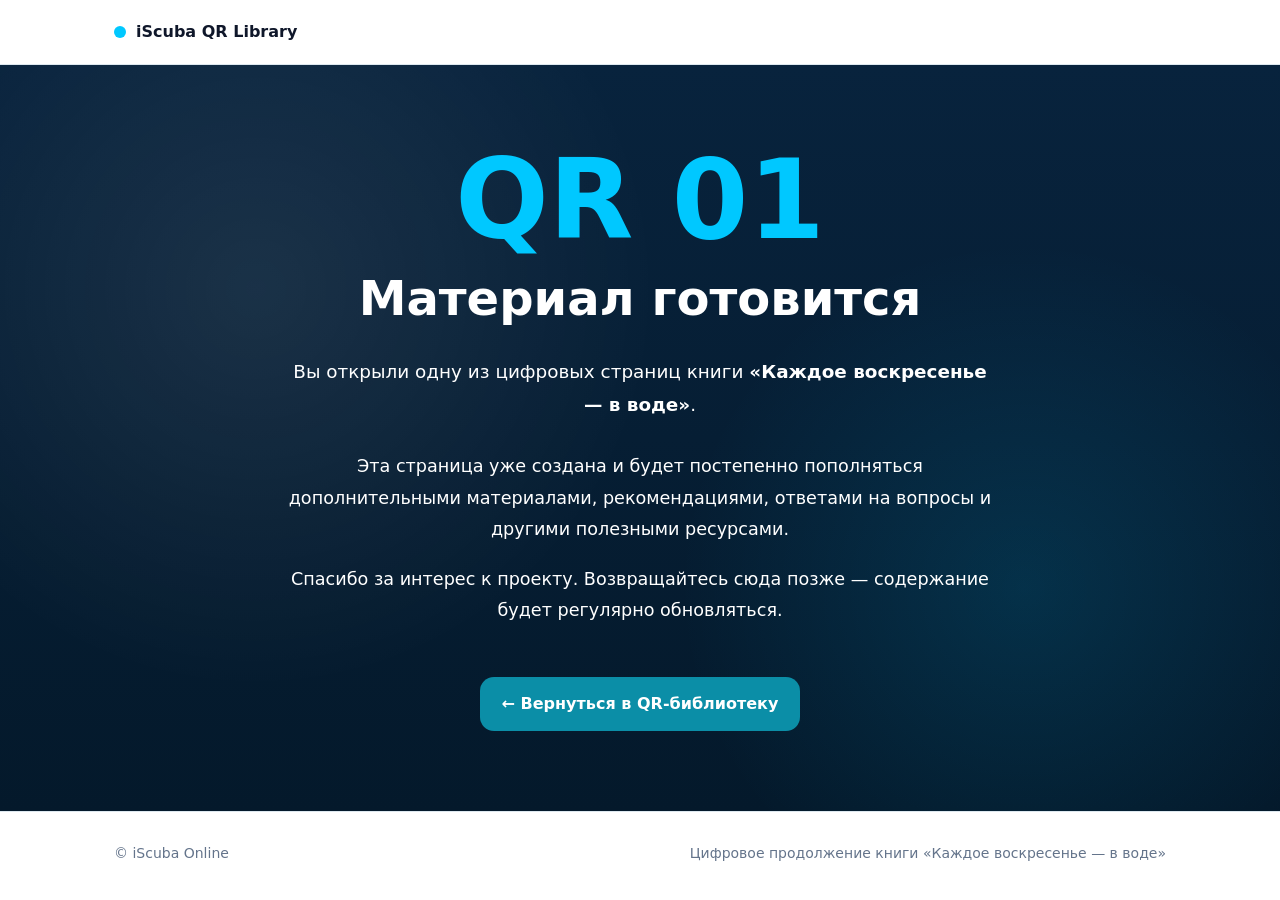
<file: qr/start.html>
<!DOCTYPE html>
<html lang="ru">
<head>
    <meta charset="UTF-8">
    <meta name="viewport" content="width=device-width, initial-scale=1.0">

    <title>iScuba QR Library</title>
    <meta name="description" content="Цифровое продолжение книги «Каждое воскресенье — в воде».">

    <link rel="stylesheet" href="../css/main.css">

    <script src="../js/pixel.js"></script>
    <script src="../js/analytics.js"></script>
</head>

<body>

<header class="header">
    <div class="container row">
        <a class="brand" href="../index.html">
            <span class="dot"></span>
            <span>iScuba QR Library</span>
        </a>
    </div>
</header>

<main>

<section class="hero" style="padding:80px 20px;text-align:center;">

    <div class="container" style="max-width:760px;">
        <h1 style="
    font-size:110px;
    font-weight:900;
    margin:0 0 10px;
    color:#00c8ff;
    line-height:1;
">
QR 01
</h1>

        <h1>Материал готовится</h1>

        <p style="font-size:1.15rem;line-height:1.8;margin:30px 0;">

            Вы открыли одну из цифровых страниц книги
            <strong>«Каждое воскресенье — в воде»</strong>.

        </p>

        <p style="font-size:1.1rem;line-height:1.8;">

            Эта страница уже создана и будет постепенно пополняться
            дополнительными материалами, рекомендациями,
            ответами на вопросы и другими полезными ресурсами.

        </p>

        <p style="font-size:1.1rem;line-height:1.8;">

            Спасибо за интерес к проекту.
            Возвращайтесь сюда позже — содержание будет регулярно обновляться.

        </p>

        <div style="margin-top:50px;">

            <a href="../index.html" class="cta">
                ← Вернуться в QR-библиотеку
            </a>

        </div>

    </div>

</section>

</main>

<footer class="footer">

    <div class="container row">

        <div>
            © iScuba Online
        </div>

        <div>
            Цифровое продолжение книги
            «Каждое воскресенье — в воде»
        </div>

    </div>

</footer>

<script>
trackQR(window.location.pathname);
</script>

</body>
</html>
</file>
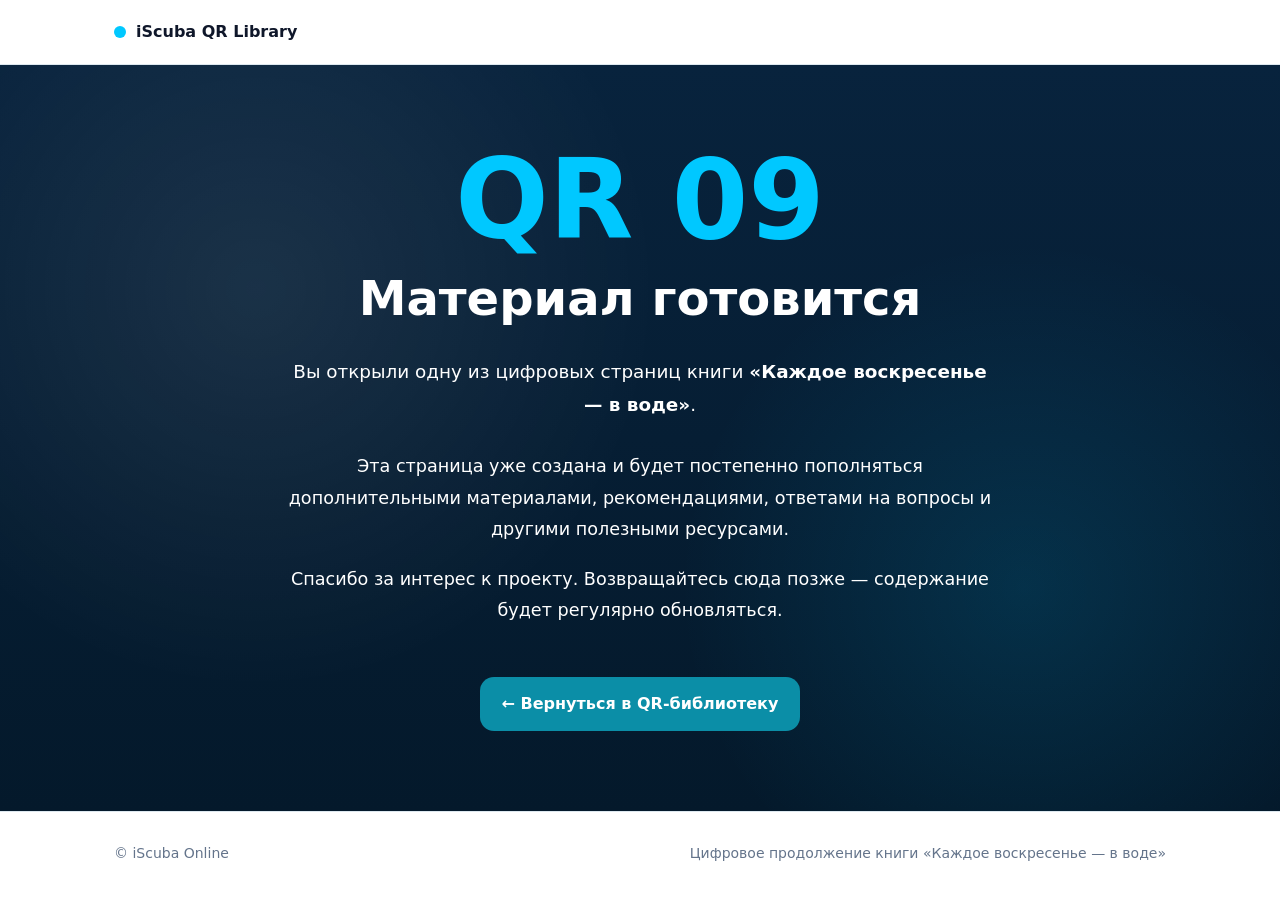
<file: qr/training.html>
<!DOCTYPE html>
<html lang="ru">
<head>
    <meta charset="UTF-8">
    <meta name="viewport" content="width=device-width, initial-scale=1.0">

    <title>iScuba QR Library</title>
    <meta name="description" content="Цифровое продолжение книги «Каждое воскресенье — в воде».">

    <link rel="stylesheet" href="../css/main.css">

    <script src="../js/pixel.js"></script>
    <script src="../js/analytics.js"></script>
</head>

<body>

<header class="header">
    <div class="container row">
        <a class="brand" href="../index.html">
            <span class="dot"></span>
            <span>iScuba QR Library</span>
        </a>
    </div>
</header>

<main>

<section class="hero" style="padding:80px 20px;text-align:center;">

    <div class="container" style="max-width:760px;">
        <h1 style="
    font-size:110px;
    font-weight:900;
    margin:0 0 10px;
    color:#00c8ff;
    line-height:1;
">
QR 09
</h1>

        <h1>Материал готовится</h1>

        <p style="font-size:1.15rem;line-height:1.8;margin:30px 0;">

            Вы открыли одну из цифровых страниц книги
            <strong>«Каждое воскресенье — в воде»</strong>.

        </p>

        <p style="font-size:1.1rem;line-height:1.8;">

            Эта страница уже создана и будет постепенно пополняться
            дополнительными материалами, рекомендациями,
            ответами на вопросы и другими полезными ресурсами.

        </p>

        <p style="font-size:1.1rem;line-height:1.8;">

            Спасибо за интерес к проекту.
            Возвращайтесь сюда позже — содержание будет регулярно обновляться.

        </p>

        <div style="margin-top:50px;">

            <a href="../index.html" class="cta">
                ← Вернуться в QR-библиотеку
            </a>

        </div>

    </div>

</section>

</main>

<footer class="footer">

    <div class="container row">

        <div>
            © iScuba Online
        </div>

        <div>
            Цифровое продолжение книги
            «Каждое воскресенье — в воде»
        </div>

    </div>

</footer>

<script>
trackQR(window.location.pathname);
</script>

</body>
</html>
</file>
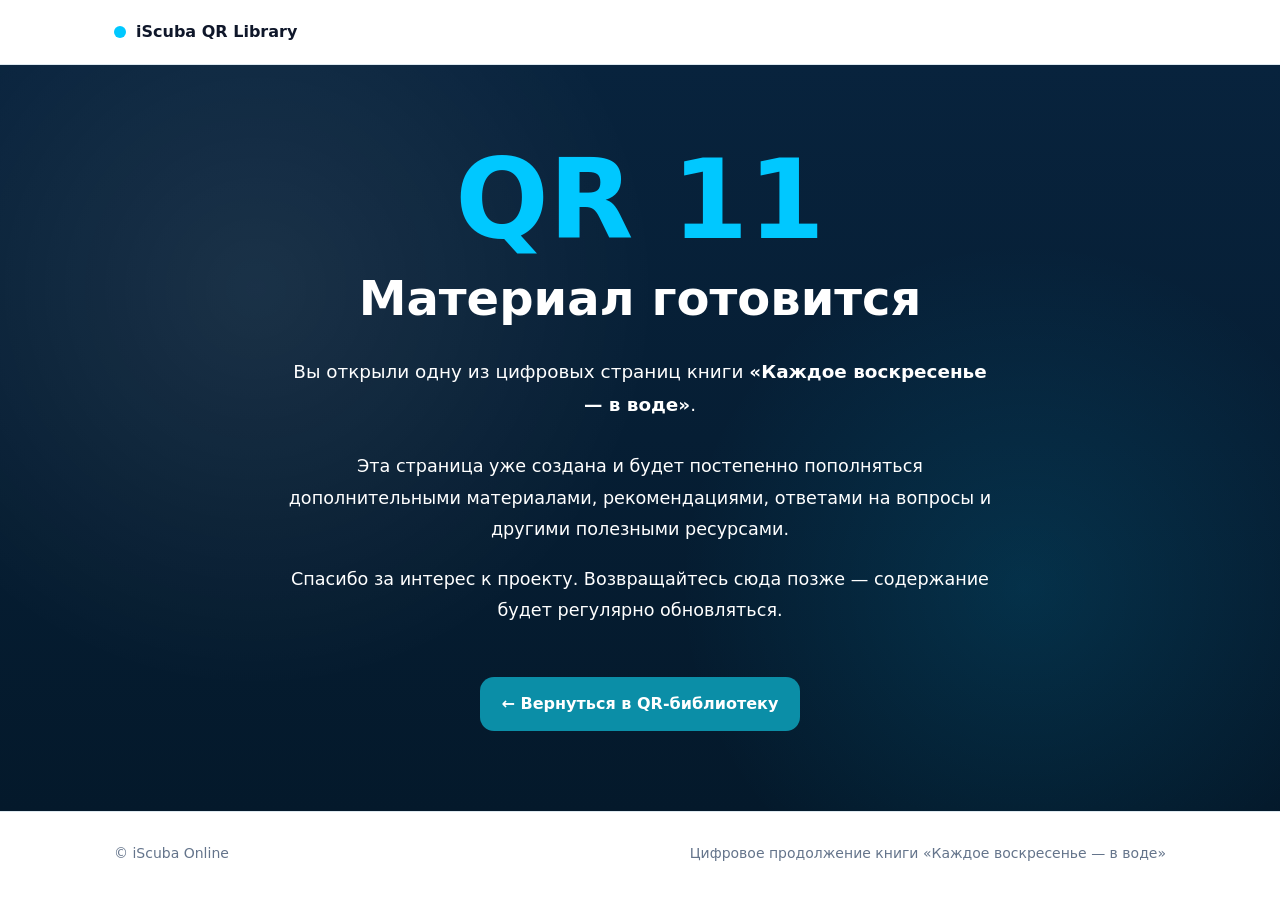
<file: qr/travel.html>
<!DOCTYPE html>
<html lang="ru">
<head>
    <meta charset="UTF-8">
    <meta name="viewport" content="width=device-width, initial-scale=1.0">

    <title>iScuba QR Library</title>
    <meta name="description" content="Цифровое продолжение книги «Каждое воскресенье — в воде».">

    <link rel="stylesheet" href="../css/main.css">

    <script src="../js/pixel.js"></script>
    <script src="../js/analytics.js"></script>
</head>

<body>

<header class="header">
    <div class="container row">
        <a class="brand" href="../index.html">
            <span class="dot"></span>
            <span>iScuba QR Library</span>
        </a>
    </div>
</header>

<main>

<section class="hero" style="padding:80px 20px;text-align:center;">

    <div class="container" style="max-width:760px;">
        <h1 style="
    font-size:110px;
    font-weight:900;
    margin:0 0 10px;
    color:#00c8ff;
    line-height:1;
">
QR 11
</h1>

        <h1>Материал готовится</h1>

        <p style="font-size:1.15rem;line-height:1.8;margin:30px 0;">

            Вы открыли одну из цифровых страниц книги
            <strong>«Каждое воскресенье — в воде»</strong>.

        </p>

        <p style="font-size:1.1rem;line-height:1.8;">

            Эта страница уже создана и будет постепенно пополняться
            дополнительными материалами, рекомендациями,
            ответами на вопросы и другими полезными ресурсами.

        </p>

        <p style="font-size:1.1rem;line-height:1.8;">

            Спасибо за интерес к проекту.
            Возвращайтесь сюда позже — содержание будет регулярно обновляться.

        </p>

        <div style="margin-top:50px;">

            <a href="../index.html" class="cta">
                ← Вернуться в QR-библиотеку
            </a>

        </div>

    </div>

</section>

</main>

<footer class="footer">

    <div class="container row">

        <div>
            © iScuba Online
        </div>

        <div>
            Цифровое продолжение книги
            «Каждое воскресенье — в воде»
        </div>

    </div>

</footer>

<script>
trackQR(window.location.pathname);
</script>

</body>
</html>
</file>
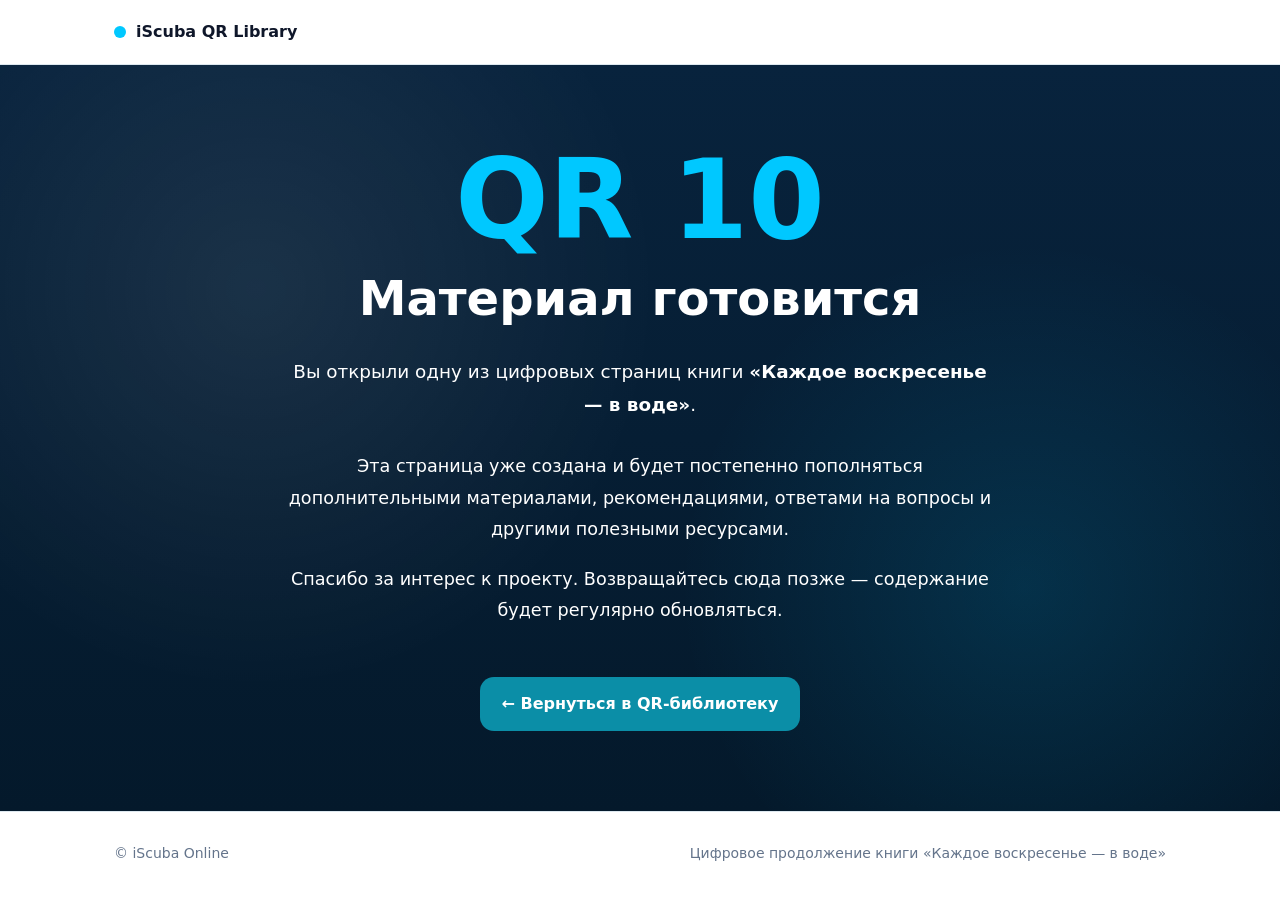
<file: qr/work.html>
<!DOCTYPE html>
<html lang="ru">
<head>
    <meta charset="UTF-8">
    <meta name="viewport" content="width=device-width, initial-scale=1.0">

    <title>iScuba QR Library</title>
    <meta name="description" content="Цифровое продолжение книги «Каждое воскресенье — в воде».">

    <link rel="stylesheet" href="../css/main.css">

    <script src="../js/pixel.js"></script>
    <script src="../js/analytics.js"></script>
</head>

<body>

<header class="header">
    <div class="container row">
        <a class="brand" href="../index.html">
            <span class="dot"></span>
            <span>iScuba QR Library</span>
        </a>
    </div>
</header>

<main>

<section class="hero" style="padding:80px 20px;text-align:center;">

    <div class="container" style="max-width:760px;">
        <h1 style="
    font-size:110px;
    font-weight:900;
    margin:0 0 10px;
    color:#00c8ff;
    line-height:1;
">
QR 10
</h1>

        <h1>Материал готовится</h1>

        <p style="font-size:1.15rem;line-height:1.8;margin:30px 0;">

            Вы открыли одну из цифровых страниц книги
            <strong>«Каждое воскресенье — в воде»</strong>.

        </p>

        <p style="font-size:1.1rem;line-height:1.8;">

            Эта страница уже создана и будет постепенно пополняться
            дополнительными материалами, рекомендациями,
            ответами на вопросы и другими полезными ресурсами.

        </p>

        <p style="font-size:1.1rem;line-height:1.8;">

            Спасибо за интерес к проекту.
            Возвращайтесь сюда позже — содержание будет регулярно обновляться.

        </p>

        <div style="margin-top:50px;">

            <a href="../index.html" class="cta">
                ← Вернуться в QR-библиотеку
            </a>

        </div>

    </div>

</section>

</main>

<footer class="footer">

    <div class="container row">

        <div>
            © iScuba Online
        </div>

        <div>
            Цифровое продолжение книги
            «Каждое воскресенье — в воде»
        </div>

    </div>

</footer>

<script>
trackQR(window.location.pathname);
</script>

</body>
</html>
</file>
<file: css/main.css>
/* ===================================================
   iScuba QR Library
   Theme v1.0
=================================================== */

:root{
    --deep:#08233d;
    --deep-2:#04192b;
    --teal:#0b8ea7;
    --teal-2:#08748a;
    --accent:#00c8ff;
    --mist:#eef8fb;
    --sand:#f8fbfc;
    --ink:#0f172a;
    --body:#475569;
    --line:#dde8ef;
    --ok:#18b879;
}

*{ box-sizing:border-box; }

html{ scroll-behavior:smooth; }

body{
    margin:0;
    font-family:system-ui,-apple-system,"Segoe UI",Roboto,Arial,sans-serif;
    color:var(--body);
    background:white;
    line-height:1.65;
}

.container{
    max-width:1100px;
    margin:auto;
    padding:0 24px;
}

.section{ padding:70px 0; }
.center{ text-align:center; }
.muted{ background:var(--mist); }

.header{
    position:sticky;
    top:0;
    z-index:100;
    background:rgba(255,255,255,.88);
    backdrop-filter:blur(10px);
    border-bottom:1px solid var(--line);
}

.header .row{
    display:flex;
    justify-content:space-between;
    align-items:center;
    height:64px;
}

.brand{
    display:flex;
    align-items:center;
    gap:10px;
    text-decoration:none;
    color:var(--ink);
    font-weight:800;
}

.brand .dot{
    width:12px;
    height:12px;
    border-radius:50%;
    background:var(--accent);
}

.topnav a{
    display:inline-block;
    padding:10px 18px;
    border-radius:999px;
    border:1px solid var(--teal);
    text-decoration:none;
    color:var(--teal);
    font-weight:700;
    transition:.25s;
}

.topnav a:hover{
    background:var(--teal);
    color:white;
}

/* HERO */

.hero{
    position:relative;
    overflow:hidden;
    background:linear-gradient(180deg,var(--deep),var(--deep-2));
    color:white;
    padding:90px 0 80px;
}

.hero::before{
    content:"";
    position:absolute;
    inset:0;
    background:
        radial-gradient(circle at 20% 30%,rgba(255,255,255,.08),transparent 35%),
        radial-gradient(circle at 80% 70%,rgba(0,200,255,.12),transparent 30%);
    pointer-events:none;
}
.hero > .container{
    position:relative;
    z-index:2;
}

.hero-grid{
    position:relative;
    display:grid;
    grid-template-columns:1.15fr .85fr;
    gap:50px;
    align-items:center;
}

.hero h1{
    font-size:48px;
    line-height:1.08;
    margin:18px 0;
}

.lead{
    font-size:19px;
    opacity:.94;
    max-width:620px;
}

.badge{
    display:inline-block;
    padding:8px 14px;
    border-radius:999px;
    background:rgba(255,255,255,.08);
    border:1px solid rgba(255,255,255,.18);
    color:#cdefff;
    font-size:13px;
}

/* BUTTONS */

.cta-wrap{
    display:flex;
    flex-wrap:wrap;
    gap:14px;
    margin-top:26px;
}

.cta{
    display:inline-block;
    padding:14px 22px;
    border-radius:14px;
    background:var(--teal);
    color:white;
    text-decoration:none;
    font-weight:800;
    transition:.25s;
}

.cta:hover{
    background:var(--teal-2);
    transform:translateY(-1px);
}

.cta.secondary{
    background:transparent;
    border:1px solid rgba(255,255,255,.65);
}

.cta.secondary:hover{
    background:rgba(255,255,255,.1);
}

/* KPI */

.kpis{
    display:flex;
    flex-wrap:wrap;
    gap:18px;
    margin-top:24px;
    font-size:14px;
    opacity:.95;
}

.kpis span{
    display:inline-flex;
    align-items:center;
    gap:8px;
}

.kpis .dot{
    width:7px;
    height:7px;
    border-radius:50%;
    background:var(--accent);
}

/* QR SYMBOL */

.qr-figure{
    display:flex;
    justify-content:center;
    align-items:center;
}

.qr-symbol{
    width:260px;
    height:260px;
    display:grid;
    grid-template-columns:repeat(2,1fr);
    gap:18px;
    padding:26px;
    border-radius:28px;
    background:rgba(255,255,255,.08);
    border:1px solid rgba(255,255,255,.18);
    box-shadow:0 24px 60px rgba(0,0,0,.25);
}

.qr-symbol span{
    border-radius:18px;
    background:linear-gradient(135deg,rgba(255,255,255,.95),rgba(210,245,255,.85));
    position:relative;
}

.qr-symbol span::after{
    content:"";
    position:absolute;
    inset:24%;
    border-radius:10px;
    background:var(--deep);
}

.qr-symbol span:nth-child(2){ transform:translateY(18px); }
.qr-symbol span:nth-child(3){ transform:translateY(-18px); }

.qr-symbol span:nth-child(4)::after{
    inset:38%;
    background:var(--accent);
}

/* CONTENT */

h2{
    margin:0 0 16px;
    color:var(--ink);
    font-size:34px;
    line-height:1.18;
}

h3{ color:var(--ink); }

.twocol{
    display:grid;
    grid-template-columns:1.1fr .9fr;
    gap:36px;
    align-items:center;
}

/* PROGRESS */

.progress-card{
    background:white;
    border:1px solid var(--line);
    border-radius:18px;
    padding:24px;
    box-shadow:0 14px 30px rgba(8,35,61,.08);
}

.progress-card h3{
    margin:0 0 16px;
    color:var(--ink);
}

.progress-row{
    display:flex;
    justify-content:space-between;
    gap:16px;
    margin-bottom:12px;
}

.progress-row span{ font-weight:600; }
.progress-row strong{ color:var(--teal); }

.progress-bar{
    height:12px;
    border-radius:999px;
    background:#dcecf3;
    overflow:hidden;
    margin-bottom:14px;
}

.progress-bar span{
    display:block;
    height:100%;
    border-radius:999px;
    background:linear-gradient(90deg,var(--teal),var(--accent));
}

.note{
    font-size:14px;
    opacity:.78;
}

/* SECTION HEAD */

.section-head{
    max-width:720px;
    margin-bottom:32px;
}

.section-head h2{ margin-bottom:10px; }
.section-head p{ margin:0; }

/* QR GRID */

.qr-grid{
    display:grid;
    grid-template-columns:repeat(auto-fit,minmax(260px,1fr));
    gap:18px;
}

.qr-card{
    min-height:230px;
    padding:22px;
    border-radius:18px;
    background:#fafdfe;
    border:1px solid var(--line);
    box-shadow:0 10px 24px rgba(8,35,61,.06);
    transition:.25s;

    display:flex;
    flex-direction:column;
    align-items:flex-start;
}

.qr-card:hover{
    transform:translateY(-3px);
    box-shadow:0 18px 36px rgba(8,35,61,.11);
    border-color:rgba(11,142,167,.45);
}

.qr-card.available{ background:white; }

.qr-card.pending{
    background:#f8fbfc;
    opacity:.78;
}

.qr-num{
    display:inline-flex;
    align-items:center;
    justify-content:center;
    width:46px;
    height:46px;
    margin-bottom:14px;
    border-radius:14px;
    background:linear-gradient(135deg,var(--teal),var(--accent));
    color:white;
    font-weight:900;
    letter-spacing:.04em;
}

.qr-card h3{
    margin:0 0 10px;
    font-size:20px;
    line-height:1.22;
}

.qr-card p{
    margin:0 0 22px;
    font-size:15px;
}

.card-link,
.status{
    margin-top:auto;
    display:inline-block;
}

.card-link{
    padding:9px 15px;
    border-radius:999px;
    background:var(--teal);
    color:white;
    text-decoration:none;
    font-weight:800;
    font-size:14px;
    transition:.25s;
}

.card-link:hover{ background:var(--teal-2); }

.status{
    padding:8px 13px;
    border-radius:999px;
    border:1px dashed #9bb3bf;
    color:#64748b;
    font-size:13px;
    font-weight:700;
}

/* FOOTER */

.footer{
    padding:30px 0;
    border-top:1px solid var(--line);
    color:#64748b;
    font-size:14px;
}

.footer .row{
    display:flex;
    justify-content:space-between;
    gap:14px;
    flex-wrap:wrap;
}

/* RESPONSIVE */

@media (max-width:900px){
    .hero{
        padding:72px 0 64px;
    }

    .hero-grid,
    .twocol{
        grid-template-columns:1fr;
    }

    .hero h1{
        font-size:38px;
    }

    .lead{
        font-size:17px;
    }

    .qr-symbol{
        width:220px;
        height:220px;
    }
}

@media (max-width:600px){
    .container{
        padding:0 18px;
    }

    .header .row{
        height:auto;
        min-height:64px;
        gap:12px;
        padding:10px 0;
        align-items:flex-start;
        flex-direction:column;
    }

    .topnav a{
        padding:8px 14px;
        font-size:14px;
    }

    .hero h1{
        font-size:32px;
    }

    h2{
        font-size:28px;
    }

    .section{
        padding:52px 0;
    }

    .qr-card{
        min-height:220px;
    }
}
</file>
